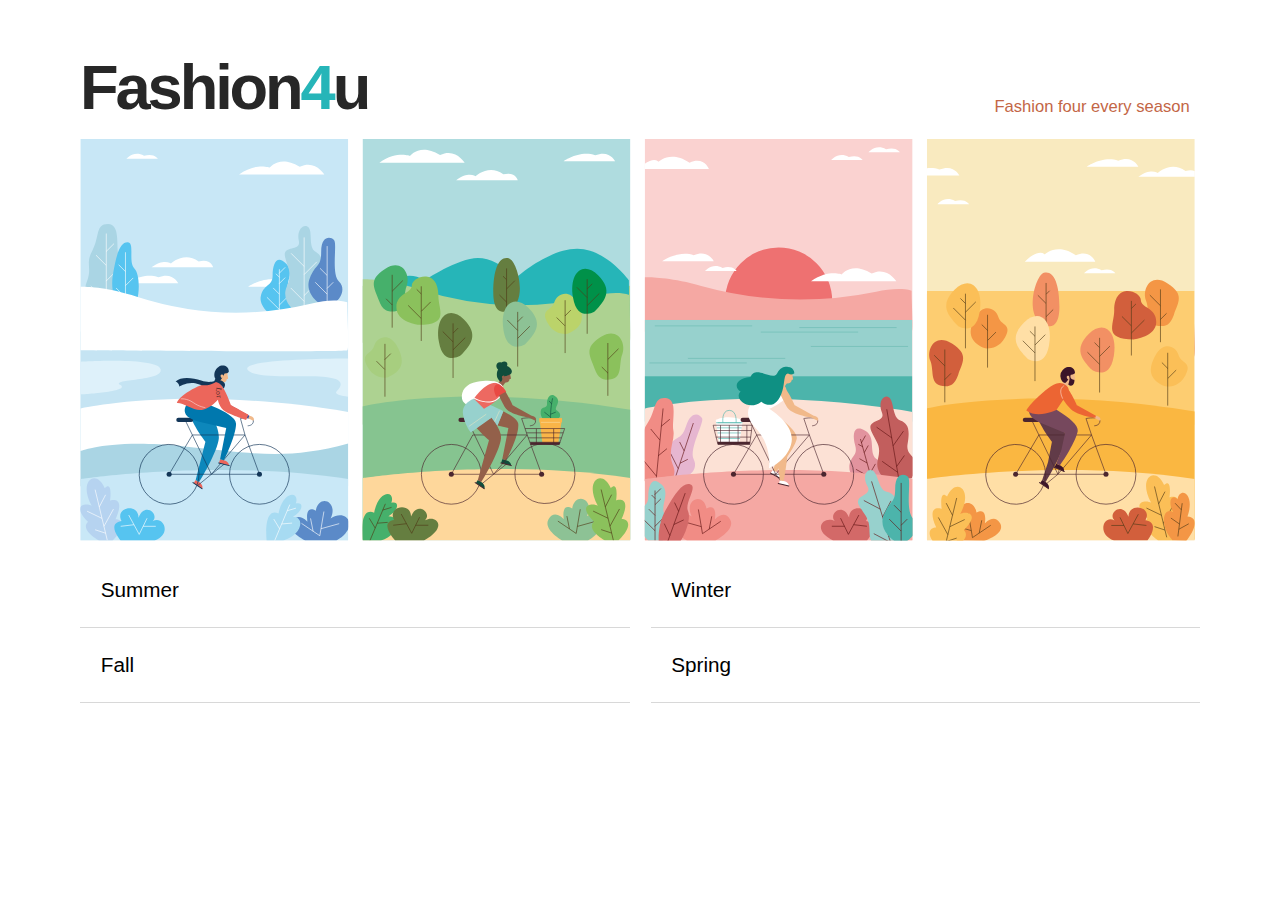
<file: index.html>
<!DOCTYPE html>
<html lang="en">
  <head>
    <meta charset="UTF-8" />
    <meta name="viewport" content="width=device-width, initial-scale=1.0" />
    <title>Some Product</title>
    <link rel="stylesheet" href="css4/index.css" />

  </head>
  <body class="product">
    <header class="mainNav">
      <h1>Fashion<span>4</span>u</h1> 
      <p>Fashion four every season</p>
    </header>


    <main>

        <img src="image2/swfs.svg" alt="seasons">
        
        <div class="brandList">
            <section class="letterGroup" id="letter_a">
              <ol>
                <li id="seasonsummer"><a href="productlist.html">Summer</a></li>
                <li id="seasonautumn"><a href="productlist.html">Fall</a></li>
                <li id="seasonwinter"><a href="productlist.html">Winter</a></li>
                <li id="seasonspring"><a href="productlist.html">Spring</a></li>
              </ol>
            </section>

    </main>
    <script src="js/cat.js"></script>
    </body>
    </html>
</file>
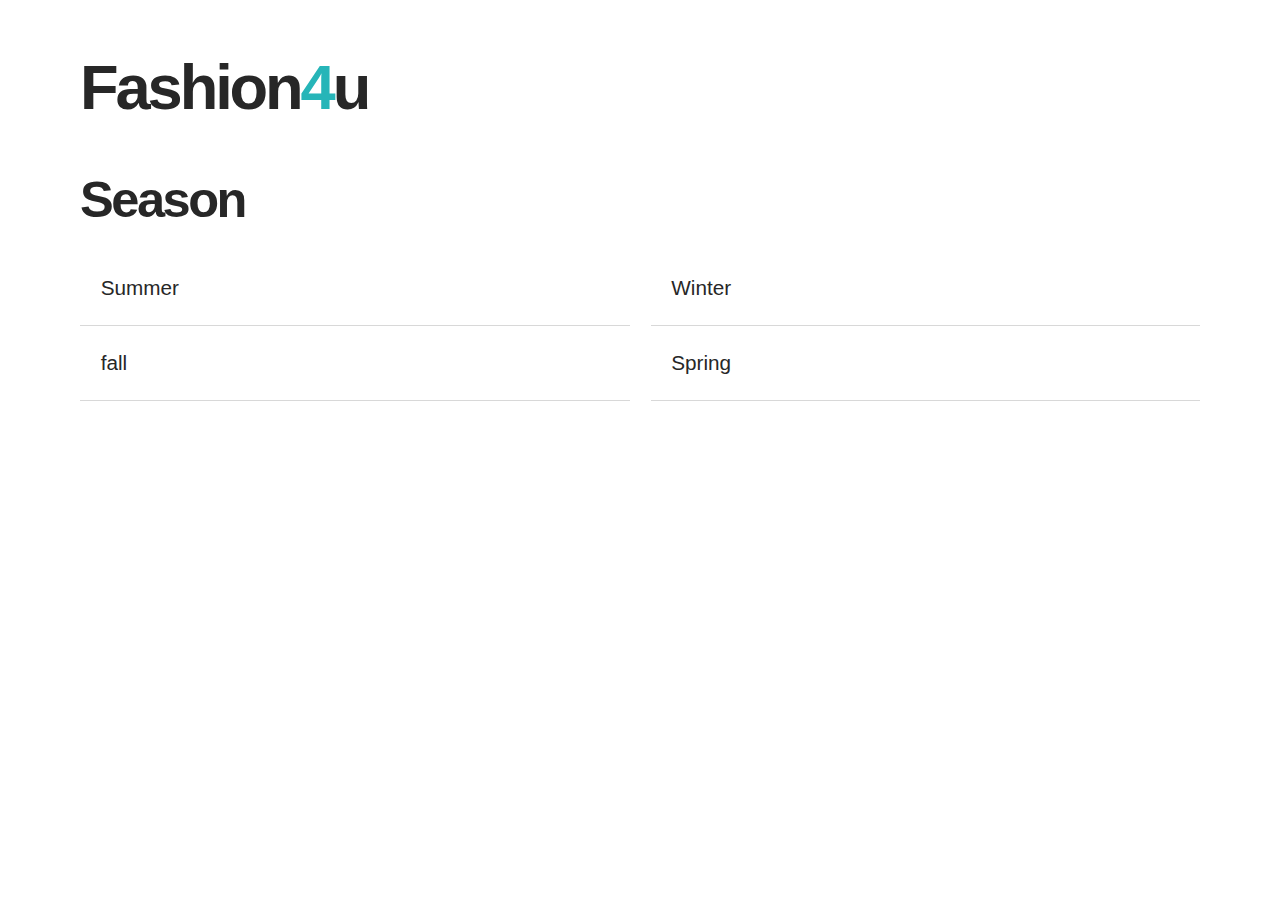
<file: category.html>
<!DOCTYPE html>
<html lang="en">
  <head>
    <meta charset="UTF-8" />
    <meta name="viewport" content="width=device-width, initial-scale=1.0" />
    <title>Brands</title>
    <link rel="stylesheet" href="css/base.css" />
    <link rel="stylesheet" href="css/style.css" />
  </head>
  <body class="category">
    <header class="mainNav">
      <h1>Fashion<span>4</span>u</h1>
    </header>
    <main>


      <div class="brandList">
        <section class="letterGroup" id="letter_a">
          <h2>Season</h2>
          <ol>
            <li id="seasonsummer"><a href="productlist.html">Summer</a></li>
            <li id="seasonautumn"><a href="productlist.html">fall</a></li>
            <li id="seasonwinter"><a href="productlist.html">Winter</a></li>
            <li id="seasonspring"><a href="productlist.html">Spring</a></li>
          </ol>
        </section>
       
   
      </div>
    </main>
    <script src="js/cat.js"></script>
  </body>
</html>
</file>
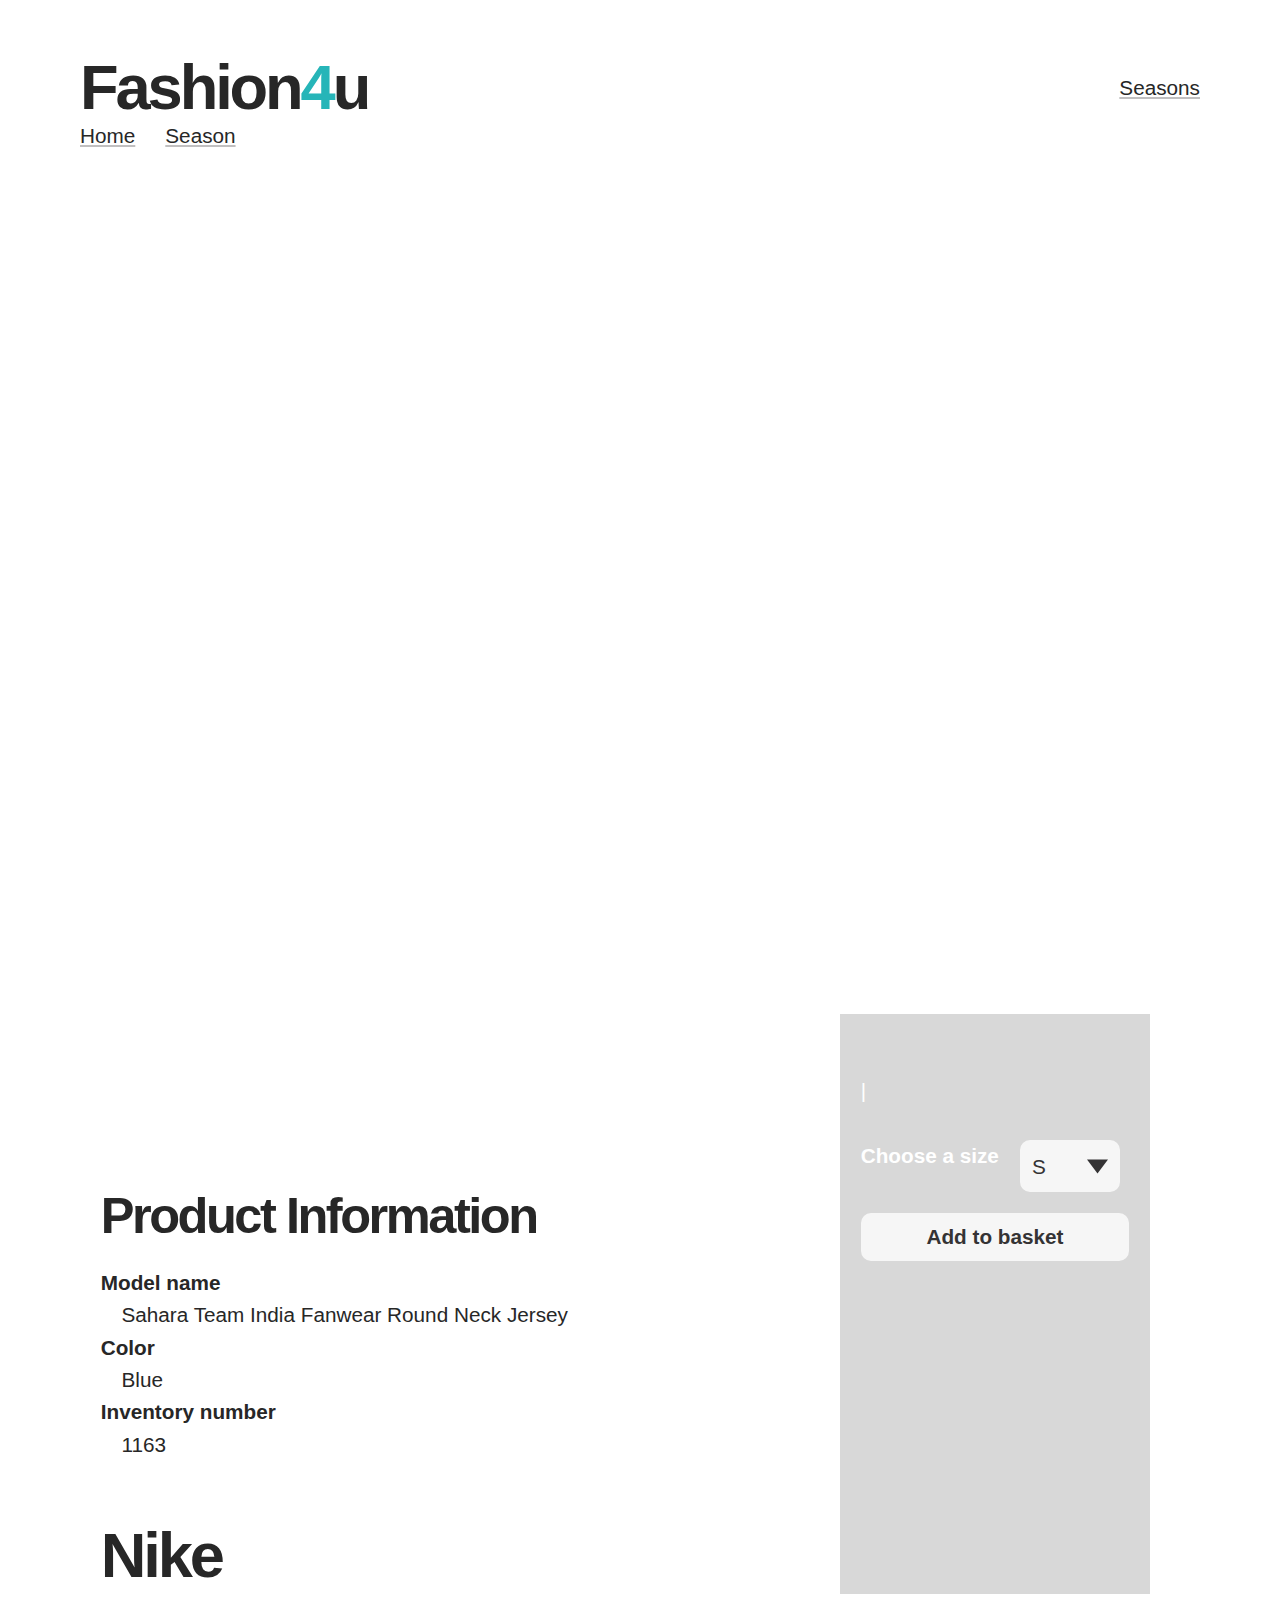
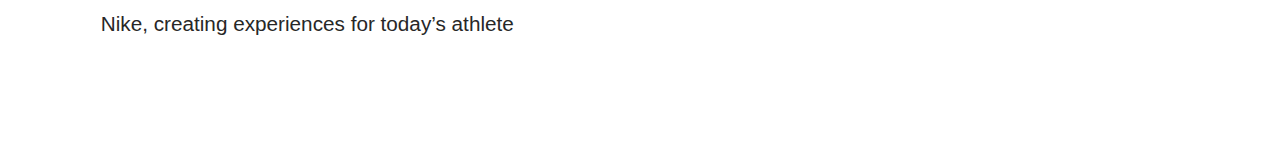
<file: product.html>
<!DOCTYPE html>
<html lang="en">
  <head>
    <meta charset="UTF-8" />
    <meta name="viewport" content="width=device-width, initial-scale=1.0" />
    <title>Some Product</title>
    <link rel="stylesheet" href="css2/base.css" />
    <link rel="stylesheet" href="css2/style.css" />
  </head>
  <body class="product">
    <header class="mainNav">
      <h1>Fashion<span>4</span>u</h1>
      <nav>
        <a href="category.html">Seasons</a>
      </nav>
    </header>
    <main>
      <ol class="breadcrumbs">
        <li><a href="index.html">Home</a></li>
        <li><a href="category.html">Season</a></li>
        <li id="seasonol"> <a></a></li>
        <li id="productnameol"></li>
      </ol>
      <img class="productimage"
         height="930" alt=""> 
      <section class="purchaseBox">
        <h3 ></h3>
        <p class="smallinfo" > | </p>
        <form>
          <label
            >Choose a size
            <select name="size">
              <option>S</option>
              <option>M</option>
              <option>L</option>
              <option>XL</option>
            </select>
          </label>
          <button>Add to basket</button>
        </form>
      </section>
      <section class="info">
        <h2>Product Information</h2>
        <dl>
          <dt>Model name</dt>
          <dd class="productname">Sahara Team India Fanwear Round Neck Jersey</dd>
          <dt>Color</dt>
          <dd id="color">Blue</dd>
          <dt>Inventory number</dt>
          <dd class="idnumber">1163</dd>
        </dl>
        <h1 class="brandname">Nike</h1>
        <p id="brandbio"> Nike, creating experiences for today’s athlete</p>
      </section>
    </main>
    <script src="js/pro.js"></script>
  </body>
</html>
</file>
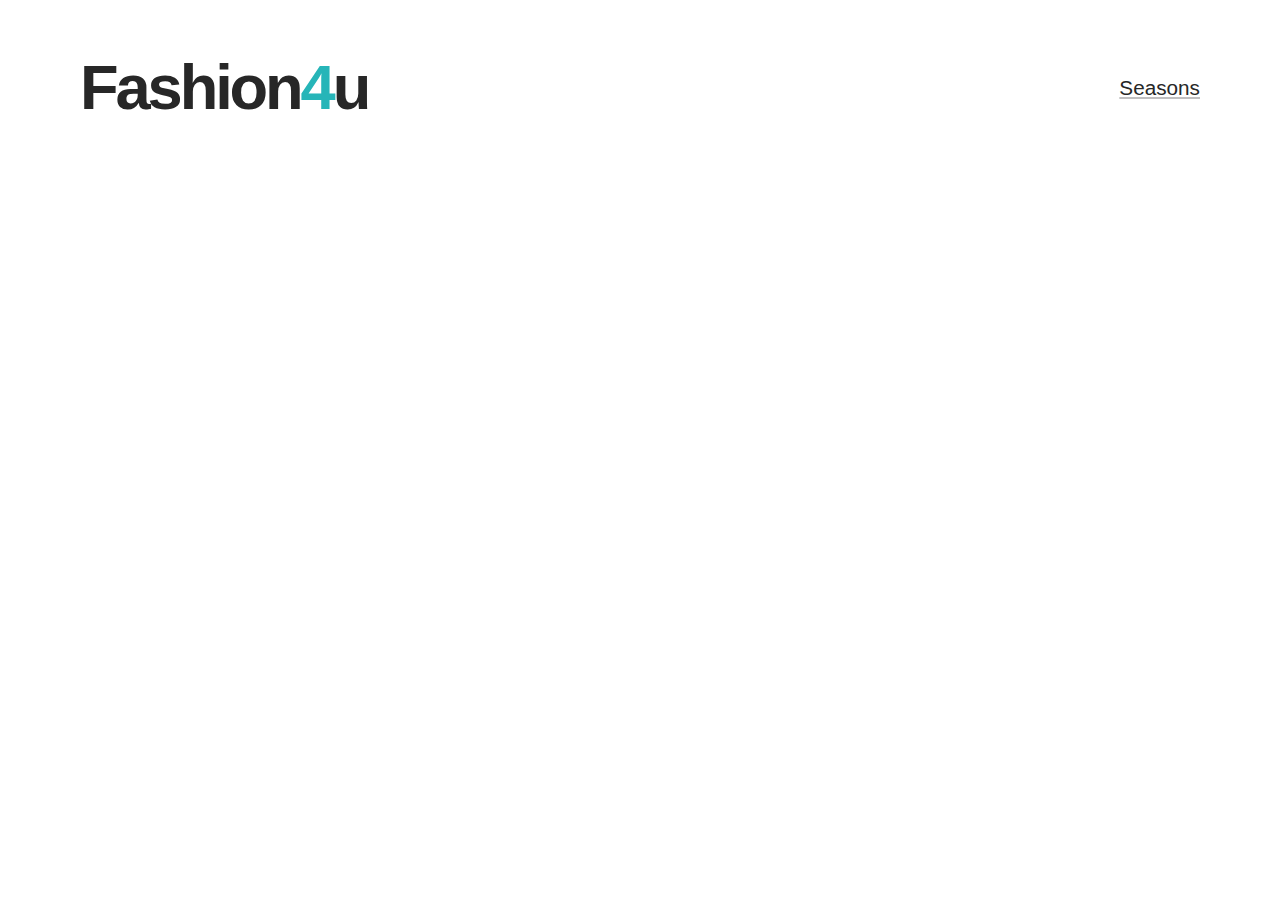
<file: productlist.html>
<!DOCTYPE html>
<html lang="en">
  <head>
    <meta charset="UTF-8" />
    <meta name="viewport" content="width=device-width, initial-scale=1.0" />
    <title>Products By Brand</title>
    <link rel="stylesheet" href="css3/base.css" />
    <link rel="stylesheet" href="css3/style.css" />
  </head>
  <body class="productlist">
    <header class="mainNav">
      <h1>Fashion<span>4</span>u</h1>
      <nav>
        <a href="category.html">Seasons</a>
      </nav>
    </header>
    <main>



      <h2 id="pageseason"></h2>
      <template id ="smallProductTemplate">
      
      <article class="smallProduct">
        <img
          src="image2/1163.webp" height="300px"
          alt="Sahara Team India Fanwear Round Neck Jersey"
        />
        <h3>Sahara Team India Fanwear Round Neck Jersey</h3>
        <p class="subtle">Tshirts | </p>
        <p class="price">DKK 1595,-</p>
        <div class="discounted">
          <p class= "newprice">Now DKK 1560,-</p>
          <p class="percentage">-34%</p>
        </div>
        <a href="product.html">Read More</a>
      </article>
    </template>

    </main>
    <script src="js/list.js"></script>
    </body>
    </html
</file>
<file: css4/index.css>
:root {
    --off-color: #26B5B8;
  }
  html {
    scroll-behavior: smooth;
  }
  .mainNav h1 span {
    transform: scaleX(-1);
    color: var(--off-color);
  }
  .mainNav > * {
    margin: 0;
  }

  h1{
    font-size: 3.052rem;
    letter-spacing: -0.15rem;
    line-height: 1;
  }

  p {
    font-size: 0.8rem;
    padding-top: 1.8rem;
    padding-right: 0.5rem;
    color:#C36646;
  }

  @media screen and (min-width: 700px) {
    .mainNav {
      display: flex;
      align-items: center;
    }
  }
  
  .mainNav h1 {
    margin-right: auto;
  }

  :root {
    --color: #272727;
    --background-color: white;
    --caret-color: #272727;
    --text-decoration-color: #c0bfc0;
    --text-decoration-color-hover: #272727;
    --input-border-color: #f6f6f6;
    --input-background-color: #f6f6f6;
    --input-color: #343334;
    --input-invalid-border-color: #ff7d87;
    --input-checkbox-border-color: #d8d8d8;
    --table-border-color: #d8d8d8;
    --table-header-color: #d8d8d8;
    --checkbox-checked-url: url('data:image/svg+xml;utf8,<svg xmlns="http://www.w3.org/2000/svg" width="78.369" height="78.369" viewBox="0 0 78.369 78.369"><path fill="white" d="M78.05 19.015l-48.592 48.59c-.428.43-1.12.43-1.548 0L.32 40.016c-.427-.426-.427-1.12 0-1.547l6.704-6.704c.428-.427 1.12-.427 1.548 0l20.113 20.112 41.113-41.113c.43-.427 1.12-.427 1.548 0l6.703 6.704c.427.427.427 1.12 0 1.548z"/></svg>');
    --select-background-image: url('data:image/svg+xml;utf8,<svg xmlns="http://www.w3.org/2000/svg" viewBox="0 0 125.304 125.304"><path d="M62.652 103.895L0 21.41h125.304" fill="%23343334"/></svg>');
    /*not changed in dark mode*/
    --input-focus-border-color: #5aaafa;
    --kbd-color: #343334;
    --kbd-background-color: #f9f9f9;
    --kbd-border-color: #d8d8d8;
    --kbd-border-bottom-color: #a6a5a6;
    --abbr-border-bottom-color: #949394;
  }
  @media (prefers-color-scheme: dark) {
    :root {
      --color: rgb(0, 0, 0);
      --background-color: #ffffff;
      --caret-color: rgb(0, 0, 0);
      --text-decoration-color: #777677;
      --text-decoration-color-hover: rgb(0, 0, 0);
      --input-border-color: #595859;
      --input-background-color: #595859;
      --input-color: rgb(0, 0, 0);
      --input-checkbox-border-color: rgb(0, 0, 0);
      --table-border-color: #595859;
      --table-header-color: #595859;
      --checkbox-checked-url: url('data:image/svg+xml;utf8,<svg xmlns="http://www.w3.org/2000/svg" width="78.369" height="78.369" viewBox="0 0 78.369 78.369"><path fill="%23343434" d="M78.05 19.015l-48.592 48.59c-.428.43-1.12.43-1.548 0L.32 40.016c-.427-.426-.427-1.12 0-1.547l6.704-6.704c.428-.427 1.12-.427 1.548 0l20.113 20.112 41.113-41.113c.43-.427 1.12-.427 1.548 0l6.703 6.704c.427.427.427 1.12 0 1.548z"/></svg>');
      --select-background-image: url('data:image/svg+xml;utf8,<svg xmlns="http://www.w3.org/2000/svg" viewBox="0 0 125.304 125.304"><path d="M62.652 103.895L0 21.41h125.304" fill="%23ffffff"/></svg>');
    }
  }
  * {
    box-sizing: border-box;
    margin: 0;
    padding: 0;
    text-rendering: optimizeLegibility;
    -webkit-font-smoothing: antialiased;
    -moz-osx-font-smoothing: grayscale;
    -webkit-tap-highlight-color: transparent;
  }
  
  html {
    font-size: calc(18px + ((100vw - 600px) / 250));
    font-family: -apple-system, BlinkMacSystemFont, "avenir next", avenir,
      "helvetica neue", helvetica, ubuntu, roboto, noto, "segoe ui", arial,
      sans-serif;
    margin: 0;
    padding: 0;
    text-decoration-skip-ink: "auto";
  }
  
  body {
    padding: 0;
    margin: calc((100vh / 25) * 1.563) calc((100vw / 25) * 1.563);
    font-weight: 400;
    line-height: 1.563;
    color: var(--color);
    background-color: var(--background-color);
    caret-color: var(--caret-color);
  }
  
  img {
    display: block;
    max-width: 100%;
    height: auto;
    padding-top: 1.5vw;
  }
  
  /* Typography
      ––––––––––––––––––––––––––––––––– */

      .brandList ol {
        list-style-type: none;
      }
      .brandList li {
        border-bottom: 1px solid #d8d8d8;
        display: flex;
        justify-content: space-between;
        align-items: center;
        padding: 1rem;
      }
      .brandList a {
        text-decoration: none;
        display: block;
        width: 100%;
        color: black;
      }
      .brandList li::after {
        display: block;
        width: 20px;
        height: 20px;
        content: "";
        transition: all 0.3s;
        background: url('data:image/svg+xml;utf8,<svg xmlns="http://www.w3.org/2000/svg" viewBox="0 0 9 14"><path fill="none" stroke="white" d="M.8 12.87l7.5-6-7.5-6"></path></svg>');
        background-repeat: no-repeat;
        /* url('data:image/svg+xml;utf8,<svg class="svg-arrowRight" viewBox="0 0 9 14"><path fill="none" stroke="#979797" d="M.8 12.87l7.5-6-7.5-6"></path></svg>'); */
      }
      .brandList li:hover {
        background: #d8d8d8;
        transition: transform 0.3s;
      }
      .brandList li:hover::after {
        transform: translateX(8px);
      }
      
      @media screen and (min-width: 800px) {
        .brandList ol {
          column-count: 2;
        }
      }
</file>
<file: css/base.css>
/* Scale major third
––––––––––––––––––––––––––––––––– */

/*
3.815rem
3.052rem
2.441rem
1.953rem
1.563rem
1.25rem
1rem
0.8rem
0.64rem
0.512rem
0.41rem
0.328rem
0.262rem
0.209rem
*/

/* Root
––––––––––––––––––––––––––––––––– */
:root {
  --color: #272727;
  --background-color: white;
  --caret-color: #272727;
  --text-decoration-color: #c0bfc0;
  --text-decoration-color-hover: #272727;
  --input-border-color: #f6f6f6;
  --input-background-color: #f6f6f6;
  --input-color: #343334;
  --input-invalid-border-color: #ff7d87;
  --input-checkbox-border-color: #d8d8d8;
  --table-border-color: #d8d8d8;
  --table-header-color: #d8d8d8;
  --checkbox-checked-url: url('data:image/svg+xml;utf8,<svg xmlns="http://www.w3.org/2000/svg" width="78.369" height="78.369" viewBox="0 0 78.369 78.369"><path fill="white" d="M78.05 19.015l-48.592 48.59c-.428.43-1.12.43-1.548 0L.32 40.016c-.427-.426-.427-1.12 0-1.547l6.704-6.704c.428-.427 1.12-.427 1.548 0l20.113 20.112 41.113-41.113c.43-.427 1.12-.427 1.548 0l6.703 6.704c.427.427.427 1.12 0 1.548z"/></svg>');
  --select-background-image: url('data:image/svg+xml;utf8,<svg xmlns="http://www.w3.org/2000/svg" viewBox="0 0 125.304 125.304"><path d="M62.652 103.895L0 21.41h125.304" fill="%23343334"/></svg>');
  /*not changed in dark mode*/
  --input-focus-border-color: #5aaafa;
  --kbd-color: #343334;
  --kbd-background-color: #f9f9f9;
  --kbd-border-color: #d8d8d8;
  --kbd-border-bottom-color: #a6a5a6;
  --abbr-border-bottom-color: #949394;
}
@media (prefers-color-scheme: dark) {
  :root {
    --color: rgb(0, 0, 0);
    --background-color: #ffffff;
    --caret-color: rgb(0, 0, 0);
    --text-decoration-color: #777677;
    --text-decoration-color-hover: rgb(0, 0, 0);
    --input-border-color: #595859;
    --input-background-color: #595859;
    --input-color: rgb(0, 0, 0);
    --input-checkbox-border-color: rgb(0, 0, 0);
    --table-border-color: #595859;
    --table-header-color: #595859;
    --checkbox-checked-url: url('data:image/svg+xml;utf8,<svg xmlns="http://www.w3.org/2000/svg" width="78.369" height="78.369" viewBox="0 0 78.369 78.369"><path fill="%23343434" d="M78.05 19.015l-48.592 48.59c-.428.43-1.12.43-1.548 0L.32 40.016c-.427-.426-.427-1.12 0-1.547l6.704-6.704c.428-.427 1.12-.427 1.548 0l20.113 20.112 41.113-41.113c.43-.427 1.12-.427 1.548 0l6.703 6.704c.427.427.427 1.12 0 1.548z"/></svg>');
    --select-background-image: url('data:image/svg+xml;utf8,<svg xmlns="http://www.w3.org/2000/svg" viewBox="0 0 125.304 125.304"><path d="M62.652 103.895L0 21.41h125.304" fill="%23ffffff"/></svg>');
  }
}
* {
  box-sizing: border-box;
  margin: 0;
  padding: 0;
  text-rendering: optimizeLegibility;
  -webkit-font-smoothing: antialiased;
  -moz-osx-font-smoothing: grayscale;
  -webkit-tap-highlight-color: transparent;
}

html {
  font-size: calc(18px + ((100vw - 600px) / 250));
  font-family: -apple-system, BlinkMacSystemFont, "avenir next", avenir,
    "helvetica neue", helvetica, ubuntu, roboto, noto, "segoe ui", arial,
    sans-serif;
  margin: 0;
  padding: 0;
  text-decoration-skip-ink: "auto";
}

body {
  padding: 0;
  margin: calc((100vh / 25) * 1.563) calc((100vw / 25) * 1.563);
  font-weight: 400;
  line-height: 1.563;
  color: var(--color);
  background-color: var(--background-color);
  caret-color: var(--caret-color);
}

img {
  display: block;
  max-width: 100%;
  height: auto;
}

/* Typography
    ––––––––––––––––––––––––––––––––– */

h1,
h2,
h3,
h4,
h5,
h6 {
  margin-bottom: 1rem;
  margin-top: 1em;
  font-weight: bold;
}

h1 {
  font-size: 3.052rem;
  letter-spacing: -0.15rem;
  line-height: 1;
}

h2 {
  font-size: 2.441rem;
  letter-spacing: -0.12rem;
  line-height: 1.2;
}

h3 {
  font-size: 1.953rem;
  letter-spacing: -0.09rem;
  line-height: 1.2;
}

h4 {
  font-size: 1.563rem;
  letter-spacing: -0.06rem;
  line-height: 1.3;
}

h5 {
  font-size: 1.25rem;
  letter-spacing: -0.03rem;
  line-height: 1.4;
}

h6 {
  font-size: 1rem;
  letter-spacing: 0;
  line-height: 1.5;
}

p {
  margin-bottom: 1.563rem;
}

p > *:last-child {
  margin-bottom: 0;
}

a {
  color: inherit;
  text-decoration: underline;
  text-decoration-color: var(--text-decoration-color);
  -webkit-text-decoration-color: var(--text-decoration-color);
  border-radius: 5px;
  text-underline-offset: 2px;
  text-decoration-thickness: 2px;
}

@media (hover: hover) {
  a:hover {
    text-decoration-color: var(--text-decoration-color-hover);
  }
}

a:focus-visible {
  box-shadow: 0 0 0 2px #5aaafa;
  outline: none;
}

small {
  font-size: 0.888rem;
}

hr {
  border: 1px solid var(--input-color);
  margin: 3.052rem 0;
}

/* Form
    ––––––––––––––––––––––––––––––––– */
label {
  font-weight: bold;
  display: flex;
}

input[type="email"],
input[type="text"],
input[type="number"],
input[type="password"],
input[type="url"],
input[type="tel"],
input[type="search"],
input[type="date"],
input[type="month"],
input[type="day"],
input[type="week"],
input[type="datetime"],
input[type="datetime-local"],
input[type="time"],
input:not([type]) {
  padding: 0.5rem;
  font-size: 1rem;
  border: 2px solid var(--input-border-color);
  background-color: var(--input-background-color);
  color: var(--input-color);
  border-radius: 10px;
  -webkit-appearance: none;
  -moz-appearance: none;
  appearance: none;
}

select {
  -webkit-appearance: none;
  padding: 0.5rem;
  font-size: 1rem;
  border: 2px solid var(--input-border-color);
  border-radius: 10px;
  color: var(--input-color);
  height: 2.5rem;
  background-color: var(--input-background-color);
  background-image: var(--select-background-image);
  background-repeat: no-repeat;
  background-size: 1rem;
  background-position: center right 0.5rem;
}

textarea {
  -webkit-appearance: none;
  -moz-appearance: none;
  appearance: none;
  font-size: 1rem;
  border: 2px solid var(--input-border-color);
  color: var(--input-color);
  border-radius: 10px;
  resize: vertical;
  background-color: var(--input-background-color);
  box-sizing: border-box;
  padding: 0.5rem;
  font-family: -apple-system, BlinkMacSystemFont, "avenir next", avenir,
    "helvetica neue", helvetica, ubuntu, roboto, noto, "segoe ui", arial,
    sans-serif;
}

input:focus,
select:focus,
textarea:focus {
  outline: none;
  border: 2px solid var(--input-focus-border-color);
}

input:invalid:not(:placeholder-shown),
select:invalid,
textarea:invalid {
  border: 2px solid var(--input-invalid-border-color);
  box-shadow: none;
}

input[type="checkbox"] {
  display: inline-block;
  height: 1rem;
  font-size: 1rem;
  border-radius: 5px;
  -webkit-appearance: none;
  -moz-appearance: none;
  appearance: none;
  border: 2px solid var(--input-checkbox-border-color);
  width: 1rem;
  background-color: var(--background-color);
  align-self: center;
  margin-right: 0.5rem;
}

input[type="checkbox"]:hover {
  cursor: pointer;
}

input[type="checkbox"]:checked {
  background-image: var(--checkbox-checked-url);
  background-size: contain;
  background-color: var(--input-color);
  border: 2px solid var(--input-color);
}

input[type="checkbox"]:focus-visible,
input[type="checkbox"]:checked:focus-visible {
  border-color: var(--input-focus-border-color);
}

input[type="radio"] {
  -webkit-appearance: none;
  -moz-appearance: none;
  appearance: none;
  border-radius: 50%;
  border: 2px solid var(--input-checkbox-border-color);
  height: 1rem;
  width: 1rem;
  margin-right: 0.5rem;
  align-self: center;
  justify-content: center;
  position: relative;
  display: flex;
}

@media (hover: hover) {
  input[type="radio"]:hover {
    cursor: pointer;
  }
}

input[type="radio"]:checked {
  border: 2px solid var(--input-color);
}

input[type="radio"]:focus-visible,
input[type="radio"]:checked:focus-visible {
  border-color: var(--input-focus-border-color);
}

input[type="radio"]:checked::before {
  content: "";
  width: calc(100% - 4px);
  height: calc(100% - 4px);
  background-color: var(--input-color);
  align-self: center;
  border-radius: 50%;
}

input[type="submit"],
input[type="reset"],
input[type="button"],
button {
  padding: 0.5rem 1.25rem;
  font-size: 1rem;
  border-radius: 10px;
  background-color: var(--input-background-color);
  border: 2px solid var(--input-border-color);
  color: var(--input-color);
  text-decoration: none;
  font-weight: bold;
  margin-bottom: 1rem;
  -webkit-appearance: none;
  -moz-appearance: none;
  appearance: none;
  display: inline-block;
  line-height: initial;
  transition: background-color 200ms ease-in-out, border 200ms ease-in-out,
    transform 200ms ease-in-out;
  -webkit-touch-callout: none;
  -webkit-user-select: none;
  user-select: none;
}
button:disabled {
  opacity: 0.2;
}

@media (hover: hover) {
  input[type="submit"]:hover,
  input[type="reset"]:hover,
  input[type="button"]:hover,
  button:hover {
    cursor: pointer;
  }
}

button:focus-visible,
input[type="submit"]:focus-visible,
input[type="reset"]:focus-visible,
input[type="button"]:focus-visible {
  border-color: var(--input-focus-border-color);
  outline: none;
}

/* Tables
    ––––––––––––––––––––––––––––––––– */
table {
  width: 100%;
  border-spacing: 0;
  margin-bottom: 1.563rem;
  font-variant-numeric: tabular-nums;
}

th,
td {
  padding: 0.5rem 0.5rem 0.5rem 0;
  margin: 0;
}

th {
  font-weight: bold;
  text-align: left;
  border-bottom: 2px solid var(--table-border-color);
  color: var(--table-header-color);
}

td {
  border-bottom: 2px solid var(--table-border-color);
}

/* Code
    ––––––––––––––––––––––––––––––––– */
code {
  font-family: "SFMono-Regular", Consolas, "Liberation Mono", Menlo, Courier,
    monospace;
  font-size: 0.8rem;
  white-space: nowrap;
  background: var(--input-background-color);
  padding: 0 0.328rem;
  display: inline-block;
  vertical-align: middle;
  border-radius: 10px;
}

p > code {
  white-space: normal;
}

pre > code {
  line-height: 1.563em;
  display: block;
  padding: 1rem;
  white-space: pre;
  margin-bottom: 1.563rem;
  overflow: scroll;
}

/* Forces a new-line at the end of a code block for layout purposes. */
pre > code::after {
  content: " ";
}

/* Blockquote
    ––––––––––––––––––––––––––––––––– */
blockquote {
  border-left: 0.25rem solid var(--input-border-color);
  padding: 0 1rem;
  margin-bottom: 1.563rem;
}

/* List
    ––––––––––––––––––––––––––––––––– */
ul {
  margin: 0;
  padding: 0 1px;
  list-style: disc outside;
  font-variant-numeric: tabular-nums;
}

ol {
  list-style: decimal outside;
}

ol,
ul {
  padding-left: 0;
  margin-top: 0;
  margin-bottom: 1.563rem;
}

li {
  list-style-position: inside;
}

dd {
  margin-left: 1rem;
}
/* Keyboard
    ––––––––––––––––––––––––––––––––– */
kbd {
  display: inline-block;
  padding: 0 0.328rem;
  font-family: "SFMono-Regular", Consolas, "Liberation Mono", Menlo, Courier,
    monospace;
  font-size: 0.64rem;
  color: var(--kbd-color);
  vertical-align: middle;
  background-color: var(--kbd-background-color);
  border: solid 1px var(--kbd-border-color);
  border-bottom: solid 2px var(--kbd-border-bottom-color);
  border-radius: 5px;
}

/* Abbreviation
    ––––––––––––––––––––––––––––––––– */
abbr {
  text-decoration: none;
  border-bottom: 2px dashed var(--abbr-border-bottom-color);
}

@media (hover: hover) {
  abbr:hover {
    cursor: help;
  }
}

/* Details
    ––––––––––––––––––––––––––––––––– */
details > summary:focus {
  box-shadow: 0 0 0 2px var(--input-focus-border-color);
  outline: none;
  border-radius: 5px;
}

details > summary:hover {
  cursor: pointer;
}
</file>
<file: css/style.css>
:root {
  --off-color: #26B5B8;
}
html {
  scroll-behavior: smooth;
}
.mainNav h1 span {
  transform: scaleX(-1);
  color: var(--off-color);
}
.mainNav > * {
  margin: 0;
}
@media screen and (min-width: 700px) {
  .mainNav {
    display: flex;
    align-items: center;
  }
}

.mainNav h1 {
  margin-right: auto;
}

/*Category*/
.letterLinks ol {
  margin-top: 1rem;
  list-style-type: none;
  display: flex;
  flex-wrap: wrap;
  gap: 0.5rem;
  font-size: 1.4rem;
}
.brandList ol {
  list-style-type: none;
}
.brandList li {
  border-bottom: 1px solid #d8d8d8;
  display: flex;
  justify-content: space-between;
  align-items: center;
  padding: 1rem;
}
.brandList a {
  text-decoration: none;
  display: block;
  width: 100%;
}
.brandList li::after {
  display: block;
  width: 20px;
  height: 20px;
  content: "";
  transition: all 0.3s;
  background: url('data:image/svg+xml;utf8,<svg xmlns="http://www.w3.org/2000/svg" viewBox="0 0 9 14"><path fill="none" stroke="white" d="M.8 12.87l7.5-6-7.5-6"></path></svg>');
  background-repeat: no-repeat;
  /* url('data:image/svg+xml;utf8,<svg class="svg-arrowRight" viewBox="0 0 9 14"><path fill="none" stroke="#979797" d="M.8 12.87l7.5-6-7.5-6"></path></svg>'); */
}
.brandList li:hover {
  background: #d8d8d8;
  transition: transform 0.3s;
}
.brandList li:hover::after {
  transform: translateX(8px);
}

@media screen and (min-width: 800px) {
  .brandList ol {
    column-count: 2;
  }
}

/*ProductList*/
.productlist main {
  display: grid;
  grid-template-columns: repeat(auto-fill, minmax(150px, 300px));
  gap: 2rem;
}
.productlist main h2 {
  grid-column: 1/-1;
}
.productlist article h3 {
  font-size: 1rem;
  flex-grow: 3;
}
.productlist article > * {
  margin: 0;
  font-size: 0.9rem;
}
.subtle {
  color: #d8d8d8cc;
}
.productlist article {
  display: flex;
  flex-direction: column;
}
.productlist article.soldOut img {
  opacity: 0.5;
}
.productlist article.soldOut::before {
  content: "Sold Out";
  position: absolute;
  background: var(--color);
  color: var(--background-color);
  padding: 1rem;
}
.productlist article .discounted,
.productlist article .price span {
  display: none;
}
.productlist article.onSale .discounted {
  display: flex;
  justify-content: space-between;
}
.discounted > p {
  margin-bottom: 0;
}
.productlist article.onSale .price span {
  display: initial;
}
.productlist article button {
  margin-top: auto;
}
.productlist article {
  margin-bottom: 1rem;
}
.discounted p:last-child {
  background: var(--off-color);
  padding: 0.2rem;
}

/*Product*/
.breadcrumbs {
  list-style-type: none;
  display: flex;
}
.breadcrumbs li::after {
  display: inline-block;
  width: 10px;
  height: 10px;
  margin: 0 10px;
  content: "";
  transition: all 0.3s;
  background: url('data:image/svg+xml;utf8,<svg xmlns="http://www.w3.org/2000/svg" viewBox="0 0 9 14"><path fill="none" stroke="white" d="M.8 12.87l7.5-6-7.5-6"></path></svg>');
  background-repeat: no-repeat;
  /* url('data:image/svg+xml;utf8,<svg class="svg-arrowRight" viewBox="0 0 9 14"><path fill="none" stroke="#979797" d="M.8 12.87l7.5-6-7.5-6"></path></svg>'); */
}
.breadcrumbs li:last-child::after {
  background: none;
}
.purchaseBox {
  background: #d8d8d8;
  color: var(--background-color);
  padding: 1rem;
}
.info {
  padding: 1rem;
}
.product select {
  min-width: 100px;
}
.product main {
  display: grid;
}
.product main .breadcrumbs,
.product main img {
  grid-column: 1/-1;
}
.purchaseBox form label {
  gap: 1rem;
}
.purchaseBox button {
  display: block;
  margin-top: 1rem;
  width: 100%;
}
dt {
  font-weight: 700;
}
@media screen and (min-width: 1000px) {
  .product main {
    grid-template-columns: 1fr 310px;
  }
  .info {
    order: 0;
  }
  .purchaseBox {
    order: 2;
    transform: translate(-50px, -100px);
  }
}
</file>
<file: css2/base.css>
/* Scale major third
––––––––––––––––––––––––––––––––– */

/*
3.815rem
3.052rem
2.441rem
1.953rem
1.563rem
1.25rem
1rem
0.8rem
0.64rem
0.512rem
0.41rem
0.328rem
0.262rem
0.209rem
*/

/* Root
––––––––––––––––––––––––––––––––– */
:root {
  --color: #272727;
  --background-color: white;
  --caret-color: #272727;
  --text-decoration-color: #c0bfc0;
  --text-decoration-color-hover: #272727;
  --input-border-color: #f6f6f6;
  --input-background-color: #f6f6f6;
  --input-color: #343334;
  --input-invalid-border-color: #ff7d87;
  --input-checkbox-border-color: #d8d8d8;
  --table-border-color: #d8d8d8;
  --table-header-color: #d8d8d8;
  --checkbox-checked-url: url('data:image/svg+xml;utf8,<svg xmlns="http://www.w3.org/2000/svg" width="78.369" height="78.369" viewBox="0 0 78.369 78.369"><path fill="white" d="M78.05 19.015l-48.592 48.59c-.428.43-1.12.43-1.548 0L.32 40.016c-.427-.426-.427-1.12 0-1.547l6.704-6.704c.428-.427 1.12-.427 1.548 0l20.113 20.112 41.113-41.113c.43-.427 1.12-.427 1.548 0l6.703 6.704c.427.427.427 1.12 0 1.548z"/></svg>');
  --select-background-image: url('data:image/svg+xml;utf8,<svg xmlns="http://www.w3.org/2000/svg" viewBox="0 0 125.304 125.304"><path d="M62.652 103.895L0 21.41h125.304" fill="%23343334"/></svg>');
  /*not changed in dark mode*/
  --input-focus-border-color: #979797;
  --kbd-color: #343334;
  --kbd-background-color: #f9f9f9;
  --kbd-border-color: #d8d8d8;
  --kbd-border-bottom-color: #a6a5a6;
  --abbr-border-bottom-color: #949394;
}
@media (prefers-color-scheme: dark) {
  :root {
    --color: rgb(0, 0, 0);
    --background-color: #ffffff;
    --caret-color: rgb(0, 0, 0);
    --text-decoration-color: #777677;
    --text-decoration-color-hover: rgb(0, 0, 0);
    --input-border-color: #ffffff;
    --input-background-color: #ffffff;
    --input-color: rgb(0, 0, 0);
    --input-checkbox-border-color: rgb(0, 0, 0);
    --table-border-color: #ffffff;
    --table-header-color: #ffffff;
    --checkbox-checked-url: url('data:image/svg+xml;utf8,<svg xmlns="http://www.w3.org/2000/svg" width="78.369" height="78.369" viewBox="0 0 78.369 78.369"><path fill="%23343434" d="M78.05 19.015l-48.592 48.59c-.428.43-1.12.43-1.548 0L.32 40.016c-.427-.426-.427-1.12 0-1.547l6.704-6.704c.428-.427 1.12-.427 1.548 0l20.113 20.112 41.113-41.113c.43-.427 1.12-.427 1.548 0l6.703 6.704c.427.427.427 1.12 0 1.548z"/></svg>');
    --select-background-image: url('data:image/svg+xml;utf8,<svg xmlns="http://www.w3.org/2000/svg" viewBox="0 0 125.304 125.304"><path d="M62.652 103.895L0 21.41h125.304" fill="%23ffffff"/></svg>');
  }
}
* {
  box-sizing: border-box;
  margin: 0;
  padding: 0;
  text-rendering: optimizeLegibility;
  -webkit-font-smoothing: antialiased;
  -moz-osx-font-smoothing: grayscale;
  -webkit-tap-highlight-color: transparent;
}

html {
  font-size: calc(18px + ((100vw - 600px) / 250));
  font-family: -apple-system, BlinkMacSystemFont, "avenir next", avenir,
    "helvetica neue", helvetica, ubuntu, roboto, noto, "segoe ui", arial,
    sans-serif;
  margin: 0;
  padding: 0;
  text-decoration-skip-ink: "auto";
}

body {
  padding: 0;
  margin: calc((100vh / 25) * 1.563) calc((100vw / 25) * 1.563);
  font-weight: 400;
  line-height: 1.563;
  color: var(--color);
  background-color: var(--background-color);
  caret-color: var(--caret-color);
}

img {
  display: block;
}

/* Typography
    ––––––––––––––––––––––––––––––––– */

h1,
h2,
h3,
h4,
h5,
h6 {
  margin-bottom: 1rem;
  margin-top: 1em;
  font-weight: bold;
}

h1 {
  font-size: 3.052rem;
  letter-spacing: -0.15rem;
  line-height: 1;
}

h2 {
  font-size: 2.441rem;
  letter-spacing: -0.12rem;
  line-height: 1.2;
}

h3 {
  font-size: 1.953rem;
  letter-spacing: -0.09rem;
  line-height: 1.2;
}

h4 {
  font-size: 1.563rem;
  letter-spacing: -0.06rem;
  line-height: 1.3;
}

h5 {
  font-size: 1.25rem;
  letter-spacing: -0.03rem;
  line-height: 1.4;
}

h6 {
  font-size: 1rem;
  letter-spacing: 0;
  line-height: 1.5;
}

p {
  margin-bottom: 1.563rem;
}

p > *:last-child {
  margin-bottom: 0;
}

a {
  color: inherit;
  text-decoration: underline;
  text-decoration-color: var(--text-decoration-color);
  -webkit-text-decoration-color: var(--text-decoration-color);
  border-radius: 5px;
  text-underline-offset: 2px;
  text-decoration-thickness: 2px;
}

@media (hover: hover) {
  a:hover {
    text-decoration-color: var(--text-decoration-color-hover);
  }
}

a:focus-visible {
  box-shadow: 0 0 0 2px #5aaafa;
  outline: none;
}

small {
  font-size: 0.888rem;
}

hr {
  border: 1px solid var(--input-color);
  margin: 3.052rem 0;
}

/* Form
    ––––––––––––––––––––––––––––––––– */
label {
  font-weight: bold;
  display: flex;
}

input[type="email"],
input[type="text"],
input[type="number"],
input[type="password"],
input[type="url"],
input[type="tel"],
input[type="search"],
input[type="date"],
input[type="month"],
input[type="day"],
input[type="week"],
input[type="datetime"],
input[type="datetime-local"],
input[type="time"],
input:not([type]) {
  padding: 0.5rem;
  font-size: 1rem;
  border: 2px solid var(--input-border-color);
  background-color: var(--input-background-color);
  color: var(--input-color);
  border-radius: 10px;
  -webkit-appearance: none;
  -moz-appearance: none;
  appearance: none;
}

select {
  -webkit-appearance: none;
  padding: 0.5rem;
  font-size: 1rem;
  border: 2px solid var(--input-border-color);
  border-radius: 10px;
  color: var(--input-color);
  height: 2.5rem;
  background-color: var(--input-background-color);
  background-image: var(--select-background-image);
  background-repeat: no-repeat;
  background-size: 1rem;
  background-position: center right 0.5rem;
}

textarea {
  -webkit-appearance: none;
  -moz-appearance: none;
  appearance: none;
  font-size: 1rem;
  border: 2px solid var(--input-border-color);
  color: var(--input-color);
  border-radius: 10px;
  resize: vertical;
  background-color: var(--input-background-color);
  box-sizing: border-box;
  padding: 0.5rem;
  font-family: -apple-system, BlinkMacSystemFont, "avenir next", avenir,
    "helvetica neue", helvetica, ubuntu, roboto, noto, "segoe ui", arial,
    sans-serif;
}

input:focus,
select:focus,
textarea:focus {
  outline: none;
  border: 2px solid var(--input-focus-border-color);
}

input:invalid:not(:placeholder-shown),
select:invalid,
textarea:invalid {
  border: 2px solid var(--input-invalid-border-color);
  box-shadow: none;
}

input[type="checkbox"] {
  display: inline-block;
  height: 1rem;
  font-size: 1rem;
  border-radius: 5px;
  -webkit-appearance: none;
  -moz-appearance: none;
  appearance: none;
  border: 2px solid var(--input-checkbox-border-color);
  width: 1rem;
  background-color: var(--background-color);
  align-self: center;
  margin-right: 0.5rem;
}

input[type="checkbox"]:hover {
  cursor: pointer;
}

input[type="checkbox"]:checked {
  background-image: var(--checkbox-checked-url);
  background-size: contain;
  background-color: var(--input-color);
  border: 2px solid var(--input-color);
}

input[type="checkbox"]:focus-visible,
input[type="checkbox"]:checked:focus-visible {
  border-color: var(--input-focus-border-color);
}

input[type="radio"] {
  -webkit-appearance: none;
  -moz-appearance: none;
  appearance: none;
  border-radius: 50%;
  border: 2px solid var(--input-checkbox-border-color);
  height: 1rem;
  width: 1rem;
  margin-right: 0.5rem;
  align-self: center;
  justify-content: center;
  position: relative;
  display: flex;
}

@media (hover: hover) {
  input[type="radio"]:hover {
    cursor: pointer;
  }
}

input[type="radio"]:checked {
  border: 2px solid var(--input-color);
}

input[type="radio"]:focus-visible,
input[type="radio"]:checked:focus-visible {
  border-color: var(--input-focus-border-color);
}

input[type="radio"]:checked::before {
  content: "";
  width: calc(100% - 4px);
  height: calc(100% - 4px);
  background-color: var(--input-color);
  align-self: center;
  border-radius: 50%;
}

input[type="submit"],
input[type="reset"],
input[type="button"],
button {
  padding: 0.5rem 1.25rem;
  font-size: 1rem;
  border-radius: 10px;
  background-color: var(--input-background-color);
  border: 2px solid var(--input-border-color);
  color: var(--input-color);
  text-decoration: none;
  font-weight: bold;
  margin-bottom: 1rem;
  -webkit-appearance: none;
  -moz-appearance: none;
  appearance: none;
  display: inline-block;
  line-height: initial;
  transition: background-color 200ms ease-in-out, border 200ms ease-in-out,
    transform 200ms ease-in-out;
  -webkit-touch-callout: none;
  -webkit-user-select: none;
  user-select: none;
}
button:disabled {
  opacity: 0.2;
}

@media (hover: hover) {
  input[type="submit"]:hover,
  input[type="reset"]:hover,
  input[type="button"]:hover,
  button:hover {
    cursor: pointer;
  }
}

button:focus-visible,
input[type="submit"]:focus-visible,
input[type="reset"]:focus-visible,
input[type="button"]:focus-visible {
  border-color: var(--input-focus-border-color);
  outline: none;
}

/* Tables
    ––––––––––––––––––––––––––––––––– */
table {
  width: 100%;
  border-spacing: 0;
  margin-bottom: 1.563rem;
  font-variant-numeric: tabular-nums;
}

th,
td {
  padding: 0.5rem 0.5rem 0.5rem 0;
  margin: 0;
}

th {
  font-weight: bold;
  text-align: left;
  border-bottom: 2px solid var(--table-border-color);
  color: var(--table-header-color);
}

td {
  border-bottom: 2px solid var(--table-border-color);
}

/* Code
    ––––––––––––––––––––––––––––––––– */
code {
  font-family: "SFMono-Regular", Consolas, "Liberation Mono", Menlo, Courier,
    monospace;
  font-size: 0.8rem;
  white-space: nowrap;
  background: var(--input-background-color);
  padding: 0 0.328rem;
  display: inline-block;
  vertical-align: middle;
  border-radius: 10px;
}

p > code {
  white-space: normal;
}

pre > code {
  line-height: 1.563em;
  display: block;
  padding: 1rem;
  white-space: pre;
  margin-bottom: 1.563rem;
  overflow: scroll;
}

/* Forces a new-line at the end of a code block for layout purposes. */
pre > code::after {
  content: " ";
}

/* Blockquote
    ––––––––––––––––––––––––––––––––– */
blockquote {
  border-left: 0.25rem solid var(--input-border-color);
  padding: 0 1rem;
  margin-bottom: 1.563rem;
}

/* List
    ––––––––––––––––––––––––––––––––– */
ul {
  margin: 0;
  padding: 0 1px;
  list-style: disc outside;
  font-variant-numeric: tabular-nums;
}

ol {
  list-style: decimal outside;
}

ol,
ul {
  padding-left: 0;
  margin-top: 0;
  margin-bottom: 1.563rem;
}

li {
  list-style-position: inside;
}

dd {
  margin-left: 1rem;
}
/* Keyboard
    ––––––––––––––––––––––––––––––––– */
kbd {
  display: inline-block;
  padding: 0 0.328rem;
  font-family: "SFMono-Regular", Consolas, "Liberation Mono", Menlo, Courier,
    monospace;
  font-size: 0.64rem;
  color: var(--kbd-color);
  vertical-align: middle;
  background-color: var(--kbd-background-color);
  border: solid 1px var(--kbd-border-color);
  border-bottom: solid 2px var(--kbd-border-bottom-color);
  border-radius: 5px;
}

/* Abbreviation
    ––––––––––––––––––––––––––––––––– */
abbr {
  text-decoration: none;
  border-bottom: 2px dashed var(--abbr-border-bottom-color);
}

@media (hover: hover) {
  abbr:hover {
    cursor: help;
  }
}

/* Details
    ––––––––––––––––––––––––––––––––– */
details > summary:focus {
  box-shadow: 0 0 0 2px var(--input-focus-border-color);
  outline: none;
  border-radius: 5px;
}

details > summary:hover {
  cursor: pointer;
}
</file>
<file: css2/style.css>
:root {
  --off-color: #26B5B8;
}
html {
  scroll-behavior: smooth;
}
.mainNav h1 span {
  transform: scaleX(-1);
  color: var(--off-color);
}

.mainNav > * {
  margin: 0;
}
@media screen and (min-width: 700px) {
  .mainNav {
    display: flex;
    align-items: center;
  }
}

.mainNav h1 {
  margin-right: auto;
}                                                        

/*Category*/
.letterLinks ol {
  margin-top: 1rem;
  list-style-type: none;
  display: flex;
  flex-wrap: wrap;
  gap: 0.5rem;
  font-size: 1.4rem;
}
.brandList ol {
  list-style-type: none;
}
.brandList li {
  border-bottom: 1px solid #d8d8d8;
  display: flex;
  justify-content: space-between;
  align-items: center;
  padding: 1rem;
}
.brandList a {
  text-decoration: none;
  display: block;
  width: 100%;
}
.brandList li::after {
  display: block;
  width: 20px;
  height: 20px;
  content: "";
  transition: all 0.3s;
  background: url('data:image/svg+xml;utf8,<svg xmlns="http://www.w3.org/2000/svg" viewBox="0 0 9 14"><path fill="none" stroke="white" d="M.8 12.87l7.5-6-7.5-6"></path></svg>');
  background-repeat: no-repeat;
  /* url('data:image/svg+xml;utf8,<svg class="svg-arrowRight" viewBox="0 0 9 14"><path fill="none" stroke="#979797" d="M.8 12.87l7.5-6-7.5-6"></path></svg>'); */
}
.brandList li:hover {
  background: #d8d8d8;
  transition: transform 0.3s;
}
.brandList li:hover::after {
  transform: translateX(8px);
}

@media screen and (min-width: 800px) {
  .brandList ol {
    column-count: 2;
  }
}

/*ProductList*/
.productlist main {
  display: grid;
  grid-template-columns: repeat(auto-fill, minmax(150px, 300px));
  gap: 2rem;
}
.productlist main h2 {
  grid-column: 1/-1;
}
.productlist article h3 {
  font-size: 1rem;
  flex-grow: 3;
}
.productlist article > * {
  margin: 0;
  font-size: 0.9rem;
}
.subtle {
  color: #d8d8d8cc;
}
.productlist article {
  display: flex;
  flex-direction: column;
}
.productlist article.soldOut img {
  opacity: 0.5;
}
.productlist article.soldOut::before {
  content: "Sold Out";
  position: absolute;
  background: var(--color);
  color: var(--background-color);
  padding: 1rem;
}
.productlist article .discounted,
.productlist article .price span {
  display: none;
}
.productlist article.onSale .discounted {
  display: flex;
  justify-content: space-between;
}
.discounted > p {
  margin-bottom: 0;
}
.productlist article.onSale .price span {
  display: initial;
}
.productlist article button {
  margin-top: auto;
}
.productlist article {
  margin-bottom: 1rem;
}
.discounted p:last-child {
  background: var(--off-color);
  padding: 0.2rem;
}

/*Product*/
.breadcrumbs {
  list-style-type: none;
  display: flex;
}
.breadcrumbs li::after {
  display: inline-block;
  width: 10px;
  height: 10px;
  margin: 0 10px;
  content: "";
  transition: all 0.3s;
  background: url('data:image/svg+xml;utf8,<svg xmlns="http://www.w3.org/2000/svg" viewBox="0 0 9 14"><path fill="none" stroke="white" d="M.8 12.87l7.5-6-7.5-6"></path></svg>');
  background-repeat: no-repeat;
  /* url('data:image/svg+xml;utf8,<svg class="svg-arrowRight" viewBox="0 0 9 14"><path fill="none" stroke="#979797" d="M.8 12.87l7.5-6-7.5-6"></path></svg>'); */
}
.breadcrumbs li:last-child::after {
  background: none;
}
.purchaseBox {
  background: #d8d8d8;
  color: var(--background-color);
  padding: 1rem;
}
.info {
  padding: 1rem;
}
.product select {
  min-width: 100px;
}
.product main {
  display: grid;
}
.product main .breadcrumbs,
.product main img {
  grid-column: 1/-1;
}
.purchaseBox form label {
  gap: 1rem;
}
.purchaseBox button {
  display: block;
  margin-top: 1rem;
  width: 100%;
}
dt {
  font-weight: 700;
}
@media screen and (min-width: 1000px) {
  .product main {
    grid-template-columns: 1fr 310px;
  }
  .info {
    order: 0;
  }
  .purchaseBox {
    order: 2;
    transform: translate(-50px, -100px);
  }
}
</file>
<file: css3/base.css>
/* Scale major third
––––––––––––––––––––––––––––––––– */

/*
3.815rem
3.052rem
2.441rem
1.953rem
1.563rem
1.25rem
1rem
0.8rem
0.64rem
0.512rem
0.41rem
0.328rem
0.262rem
0.209rem
*/

/* Root
––––––––––––––––––––––––––––––––– */
:root {
  --color: #272727;
  --background-color: white;
  --caret-color: #272727;
  --text-decoration-color: #c0bfc0;
  --text-decoration-color-hover: #272727;
  --input-border-color: #f6f6f6;
  --input-background-color: #f6f6f6;
  --input-color: #343334;
  --input-invalid-border-color: #ff7d87;
  --input-checkbox-border-color: #d8d8d8;
  --table-border-color: #d8d8d8;
  --table-header-color: #d8d8d8;
  --checkbox-checked-url: url('data:image/svg+xml;utf8,<svg xmlns="http://www.w3.org/2000/svg" width="78.369" height="78.369" viewBox="0 0 78.369 78.369"><path fill="white" d="M78.05 19.015l-48.592 48.59c-.428.43-1.12.43-1.548 0L.32 40.016c-.427-.426-.427-1.12 0-1.547l6.704-6.704c.428-.427 1.12-.427 1.548 0l20.113 20.112 41.113-41.113c.43-.427 1.12-.427 1.548 0l6.703 6.704c.427.427.427 1.12 0 1.548z"/></svg>');
  --select-background-image: url('data:image/svg+xml;utf8,<svg xmlns="http://www.w3.org/2000/svg" viewBox="0 0 125.304 125.304"><path d="M62.652 103.895L0 21.41h125.304" fill="%23343334"/></svg>');
  /*not changed in dark mode*/
  --input-focus-border-color: #5aaafa;
  --kbd-color: #343334;
  --kbd-background-color: #f9f9f9;
  --kbd-border-color: #d8d8d8;
  --kbd-border-bottom-color: #a6a5a6;
  --abbr-border-bottom-color: #949394;
}
@media (prefers-color-scheme: dark) {
  :root {
    --color: rgb(0, 0, 0);
    --background-color: #ffffff;
    --caret-color: rgb(0, 0, 0);
    --text-decoration-color: #777677;
    --text-decoration-color-hover: rgb(0, 0, 0);
    --input-border-color: #595859;
    --input-background-color: #595859;
    --input-color: rgb(0, 0, 0);
    --input-checkbox-border-color: rgb(0, 0, 0);
    --table-border-color: #595859;
    --table-header-color: #595859;
    --checkbox-checked-url: url('data:image/svg+xml;utf8,<svg xmlns="http://www.w3.org/2000/svg" width="78.369" height="78.369" viewBox="0 0 78.369 78.369"><path fill="%23343434" d="M78.05 19.015l-48.592 48.59c-.428.43-1.12.43-1.548 0L.32 40.016c-.427-.426-.427-1.12 0-1.547l6.704-6.704c.428-.427 1.12-.427 1.548 0l20.113 20.112 41.113-41.113c.43-.427 1.12-.427 1.548 0l6.703 6.704c.427.427.427 1.12 0 1.548z"/></svg>');
    --select-background-image: url('data:image/svg+xml;utf8,<svg xmlns="http://www.w3.org/2000/svg" viewBox="0 0 125.304 125.304"><path d="M62.652 103.895L0 21.41h125.304" fill="%23ffffff"/></svg>');
  }
}
* {
  box-sizing: border-box;
  margin: 0;
  padding: 0;
  text-rendering: optimizeLegibility;
  -webkit-font-smoothing: antialiased;
  -moz-osx-font-smoothing: grayscale;
  -webkit-tap-highlight-color: transparent;
}

html {
  font-size: calc(18px + ((100vw - 600px) / 250));
  font-family: -apple-system, BlinkMacSystemFont, "avenir next", avenir,
    "helvetica neue", helvetica, ubuntu, roboto, noto, "segoe ui", arial,
    sans-serif;
  margin: 0;
  padding: 0;
  text-decoration-skip-ink: "auto";
}

body {
  padding: 0;
  margin: calc((100vh / 25) * 1.563) calc((100vw / 25) * 1.563);
  font-weight: 400;
  line-height: 1.563;
  color: var(--color);
  background-color: var(--background-color);
  caret-color: var(--caret-color);
}

img {
  display: block;
  max-width: 100%;
  height: auto;
}

/* Typography
    ––––––––––––––––––––––––––––––––– */

h1,
h2,
h3,
h4,
h5,
h6 {
  margin-bottom: 1rem;
  margin-top: 1em;
  font-weight: bold;
}

h1 {
  font-size: 3.052rem;
  letter-spacing: -0.15rem;
  line-height: 1;
}

h2 {
  font-size: 2.441rem;
  letter-spacing: -0.12rem;
  line-height: 1.2;
}

h3 {
  font-size: 1.953rem;
  letter-spacing: -0.09rem;
  line-height: 1.2;
}

h4 {
  font-size: 1.563rem;
  letter-spacing: -0.06rem;
  line-height: 1.3;
}

h5 {
  font-size: 1.25rem;
  letter-spacing: -0.03rem;
  line-height: 1.4;
}

h6 {
  font-size: 1rem;
  letter-spacing: 0;
  line-height: 1.5;
}

p {
  margin-bottom: 1.563rem;
}

p > *:last-child {
  margin-bottom: 0;
}

a {
  color: inherit;
  text-decoration: underline;
  text-decoration-color: var(--text-decoration-color);
  -webkit-text-decoration-color: var(--text-decoration-color);
  border-radius: 5px;
  text-underline-offset: 2px;
  text-decoration-thickness: 2px;
}

@media (hover: hover) {
  a:hover {
    text-decoration-color: var(--text-decoration-color-hover);
  }
}

a:focus-visible {
  box-shadow: 0 0 0 2px #5aaafa;
  outline: none;
}

small {
  font-size: 0.888rem;
}

hr {
  border: 1px solid var(--input-color);
  margin: 3.052rem 0;
}

/* Form
    ––––––––––––––––––––––––––––––––– */
label {
  font-weight: bold;
  display: flex;
}

input[type="email"],
input[type="text"],
input[type="number"],
input[type="password"],
input[type="url"],
input[type="tel"],
input[type="search"],
input[type="date"],
input[type="month"],
input[type="day"],
input[type="week"],
input[type="datetime"],
input[type="datetime-local"],
input[type="time"],
input:not([type]) {
  padding: 0.5rem;
  font-size: 1rem;
  border: 2px solid var(--input-border-color);
  background-color: var(--input-background-color);
  color: var(--input-color);
  border-radius: 10px;
  -webkit-appearance: none;
  -moz-appearance: none;
  appearance: none;
}

select {
  -webkit-appearance: none;
  padding: 0.5rem;
  font-size: 1rem;
  border: 2px solid var(--input-border-color);
  border-radius: 10px;
  color: var(--input-color);
  height: 2.5rem;
  background-color: var(--input-background-color);
  background-image: var(--select-background-image);
  background-repeat: no-repeat;
  background-size: 1rem;
  background-position: center right 0.5rem;
}

textarea {
  -webkit-appearance: none;
  -moz-appearance: none;
  appearance: none;
  font-size: 1rem;
  border: 2px solid var(--input-border-color);
  color: var(--input-color);
  border-radius: 10px;
  resize: vertical;
  background-color: var(--input-background-color);
  box-sizing: border-box;
  padding: 0.5rem;
  font-family: -apple-system, BlinkMacSystemFont, "avenir next", avenir,
    "helvetica neue", helvetica, ubuntu, roboto, noto, "segoe ui", arial,
    sans-serif;
}

input:focus,
select:focus,
textarea:focus {
  outline: none;
  border: 2px solid var(--input-focus-border-color);
}

input:invalid:not(:placeholder-shown),
select:invalid,
textarea:invalid {
  border: 2px solid var(--input-invalid-border-color);
  box-shadow: none;
}

input[type="checkbox"] {
  display: inline-block;
  height: 1rem;
  font-size: 1rem;
  border-radius: 5px;
  -webkit-appearance: none;
  -moz-appearance: none;
  appearance: none;
  border: 2px solid var(--input-checkbox-border-color);
  width: 1rem;
  background-color: var(--background-color);
  align-self: center;
  margin-right: 0.5rem;
}

input[type="checkbox"]:hover {
  cursor: pointer;
}

input[type="checkbox"]:checked {
  background-image: var(--checkbox-checked-url);
  background-size: contain;
  background-color: var(--input-color);
  border: 2px solid var(--input-color);
}

input[type="checkbox"]:focus-visible,
input[type="checkbox"]:checked:focus-visible {
  border-color: var(--input-focus-border-color);
}

input[type="radio"] {
  -webkit-appearance: none;
  -moz-appearance: none;
  appearance: none;
  border-radius: 50%;
  border: 2px solid var(--input-checkbox-border-color);
  height: 1rem;
  width: 1rem;
  margin-right: 0.5rem;
  align-self: center;
  justify-content: center;
  position: relative;
  display: flex;
}

@media (hover: hover) {
  input[type="radio"]:hover {
    cursor: pointer;
  }
}

input[type="radio"]:checked {
  border: 2px solid var(--input-color);
}

input[type="radio"]:focus-visible,
input[type="radio"]:checked:focus-visible {
  border-color: var(--input-focus-border-color);
}

input[type="radio"]:checked::before {
  content: "";
  width: calc(100% - 4px);
  height: calc(100% - 4px);
  background-color: var(--input-color);
  align-self: center;
  border-radius: 50%;
}

input[type="submit"],
input[type="reset"],
input[type="button"],
button {
  padding: 0.5rem 1.25rem;
  font-size: 1rem;
  border-radius: 10px;
  background-color: var(--input-background-color);
  border: 2px solid var(--input-border-color);
  color: var(--input-color);
  text-decoration: none;
  font-weight: bold;
  margin-bottom: 1rem;
  -webkit-appearance: none;
  -moz-appearance: none;
  appearance: none;
  display: inline-block;
  line-height: initial;
  transition: background-color 200ms ease-in-out, border 200ms ease-in-out,
    transform 200ms ease-in-out;
  -webkit-touch-callout: none;
  -webkit-user-select: none;
  user-select: none;
}
button:disabled {
  opacity: 0.2;
}

@media (hover: hover) {
  input[type="submit"]:hover,
  input[type="reset"]:hover,
  input[type="button"]:hover,
  button:hover {
    cursor: pointer;
  }
}

button:focus-visible,
input[type="submit"]:focus-visible,
input[type="reset"]:focus-visible,
input[type="button"]:focus-visible {
  border-color: var(--input-focus-border-color);
  outline: none;
}

/* Tables
    ––––––––––––––––––––––––––––––––– */
table {
  width: 100%;
  border-spacing: 0;
  margin-bottom: 1.563rem;
  font-variant-numeric: tabular-nums;
}

th,
td {
  padding: 0.5rem 0.5rem 0.5rem 0;
  margin: 0;
}

th {
  font-weight: bold;
  text-align: left;
  border-bottom: 2px solid var(--table-border-color);
  color: var(--table-header-color);
}

td {
  border-bottom: 2px solid var(--table-border-color);
}

/* Code
    ––––––––––––––––––––––––––––––––– */
code {
  font-family: "SFMono-Regular", Consolas, "Liberation Mono", Menlo, Courier,
    monospace;
  font-size: 0.8rem;
  white-space: nowrap;
  background: var(--input-background-color);
  padding: 0 0.328rem;
  display: inline-block;
  vertical-align: middle;
  border-radius: 10px;
}

p > code {
  white-space: normal;
}

pre > code {
  line-height: 1.563em;
  display: block;
  padding: 1rem;
  white-space: pre;
  margin-bottom: 1.563rem;
  overflow: scroll;
}

/* Forces a new-line at the end of a code block for layout purposes. */
pre > code::after {
  content: " ";
}

/* Blockquote
    ––––––––––––––––––––––––––––––––– */
blockquote {
  border-left: 0.25rem solid var(--input-border-color);
  padding: 0 1rem;
  margin-bottom: 1.563rem;
}

/* List
    ––––––––––––––––––––––––––––––––– */
ul {
  margin: 0;
  padding: 0 1px;
  list-style: disc outside;
  font-variant-numeric: tabular-nums;
}

ol {
  list-style: decimal outside;
}

ol,
ul {
  padding-left: 0;
  margin-top: 0;
  margin-bottom: 1.563rem;
}

li {
  list-style-position: inside;
}

dd {
  margin-left: 1rem;
}
/* Keyboard
    ––––––––––––––––––––––––––––––––– */
kbd {
  display: inline-block;
  padding: 0 0.328rem;
  font-family: "SFMono-Regular", Consolas, "Liberation Mono", Menlo, Courier,
    monospace;
  font-size: 0.64rem;
  color: var(--kbd-color);
  vertical-align: middle;
  background-color: var(--kbd-background-color);
  border: solid 1px var(--kbd-border-color);
  border-bottom: solid 2px var(--kbd-border-bottom-color);
  border-radius: 5px;
}

/* Abbreviation
    ––––––––––––––––––––––––––––––––– */
abbr {
  text-decoration: none;
  border-bottom: 2px dashed var(--abbr-border-bottom-color);
}

@media (hover: hover) {
  abbr:hover {
    cursor: help;
  }
}

/* Details
    ––––––––––––––––––––––––––––––––– */
details > summary:focus {
  box-shadow: 0 0 0 2px var(--input-focus-border-color);
  outline: none;
  border-radius: 5px;
}

details > summary:hover {
  cursor: pointer;
}
</file>
<file: css3/style.css>
:root {
  --off-color: #26B5B8;
}
html {
  scroll-behavior: smooth;
}
.mainNav h1 span {
  transform: scaleX(-1);
  color: var(--off-color);
}
.mainNav > * {
  margin: 0;
}
@media screen and (min-width: 700px) {
  .mainNav {
    display: flex;
    align-items: center;
  }
}

.mainNav h1 {
  margin-right: auto;
}

/*Category*/
.letterLinks ol {
  margin-top: 1rem;
  list-style-type: none;
  display: flex;
  flex-wrap: wrap;
  gap: 0.5rem;
  font-size: 1.4rem;
}
.brandList ol {
  list-style-type: none;
}
.brandList li {
  border-bottom: 1px solid #d8d8d8;
  display: flex;
  justify-content: space-between;
  align-items: center;
  padding: 1rem;
}
.brandList a {
  text-decoration: none;
  display: block;
  width: 100%;
}
.brandList li::after {
  display: block;
  width: 20px;
  height: 20px;
  content: "";
  transition: all 0.3s;
  background: url('data:image/svg+xml;utf8,<svg xmlns="http://www.w3.org/2000/svg" viewBox="0 0 9 14"><path fill="none" stroke="white" d="M.8 12.87l7.5-6-7.5-6"></path></svg>');
  background-repeat: no-repeat;
  /* url('data:image/svg+xml;utf8,<svg class="svg-arrowRight" viewBox="0 0 9 14"><path fill="none" stroke="#979797" d="M.8 12.87l7.5-6-7.5-6"></path></svg>'); */
}
.brandList li:hover {
  background: #d8d8d8;
  transition: transform 0.3s;
}
.brandList li:hover::after {
  transform: translateX(8px);
}

@media screen and (min-width: 800px) {
  .brandList ol {
    column-count: 2;
  }
}

/*ProductList*/
.productlist main {
  display: grid;
  grid-template-columns: repeat(auto-fill, minmax(150px, 300px));
  gap: 2rem;
}
.productlist main h2 {
  grid-column: 1/-1;
}
.productlist article h3 {
  font-size: 1rem;
  flex-grow: 3;
}
.productlist article > * {
  margin: 0;
  font-size: 0.9rem;
}
.subtle {
  color: #d8d8d8cc;
}
.productlist article {
  display: flex;
  flex-direction: column;
}
.productlist article.soldOut img {
  opacity: 0.5;
}
.productlist article.soldOut::before {
  content: "Sold Out";
  position: absolute;
  background: var(--color);
  color: var(--background-color);
  padding: 1rem;
}
.productlist article .discounted,
.productlist article .price span {
  display: none;
}
.productlist article.onSale .discounted {
  display: flex;
  justify-content: space-between;
}
.discounted > p {
  margin-bottom: 0;
}
.productlist article.onSale .price span {
  display: initial;
}
.productlist article button {
  margin-top: auto;
}
.productlist article {
  margin-bottom: 1rem;
}
.discounted p:last-child {
  background: var(--off-color);
  padding: 0.2rem;
}

/*Product*/
.breadcrumbs {
  list-style-type: none;
  display: flex;
}
.breadcrumbs li::after {
  display: inline-block;
  width: 10px;
  height: 10px;
  margin: 0 10px;
  content: "";
  transition: all 0.3s;
  background: url('data:image/svg+xml;utf8,<svg xmlns="http://www.w3.org/2000/svg" viewBox="0 0 9 14"><path fill="none" stroke="white" d="M.8 12.87l7.5-6-7.5-6"></path></svg>');
  background-repeat: no-repeat;
  /* url('data:image/svg+xml;utf8,<svg class="svg-arrowRight" viewBox="0 0 9 14"><path fill="none" stroke="#979797" d="M.8 12.87l7.5-6-7.5-6"></path></svg>'); */
}
.breadcrumbs li:last-child::after {
  background: none;
}
.purchaseBox {
  background: #d8d8d8;
  color: var(--background-color);
  padding: 1rem;
}
.info {
  padding: 1rem;
}
.product select {
  min-width: 100px;
}
.product main {
  display: grid;
}
.product main .breadcrumbs,
.product main img {
  grid-column: 1/-1;
}
.purchaseBox form label {
  gap: 1rem;
}
.purchaseBox button {
  display: block;
  margin-top: 1rem;
  width: 100%;
}
dt {
  font-weight: 700;
}
@media screen and (min-width: 1000px) {
  .product main {
    grid-template-columns: 1fr 310px;
  }
  .info {
    order: 0;
  }
  .purchaseBox {
    order: 2;
    transform: translate(-50px, -100px);
  }
}

.scratch {
  text-decoration-line: line-through;
}
</file>
